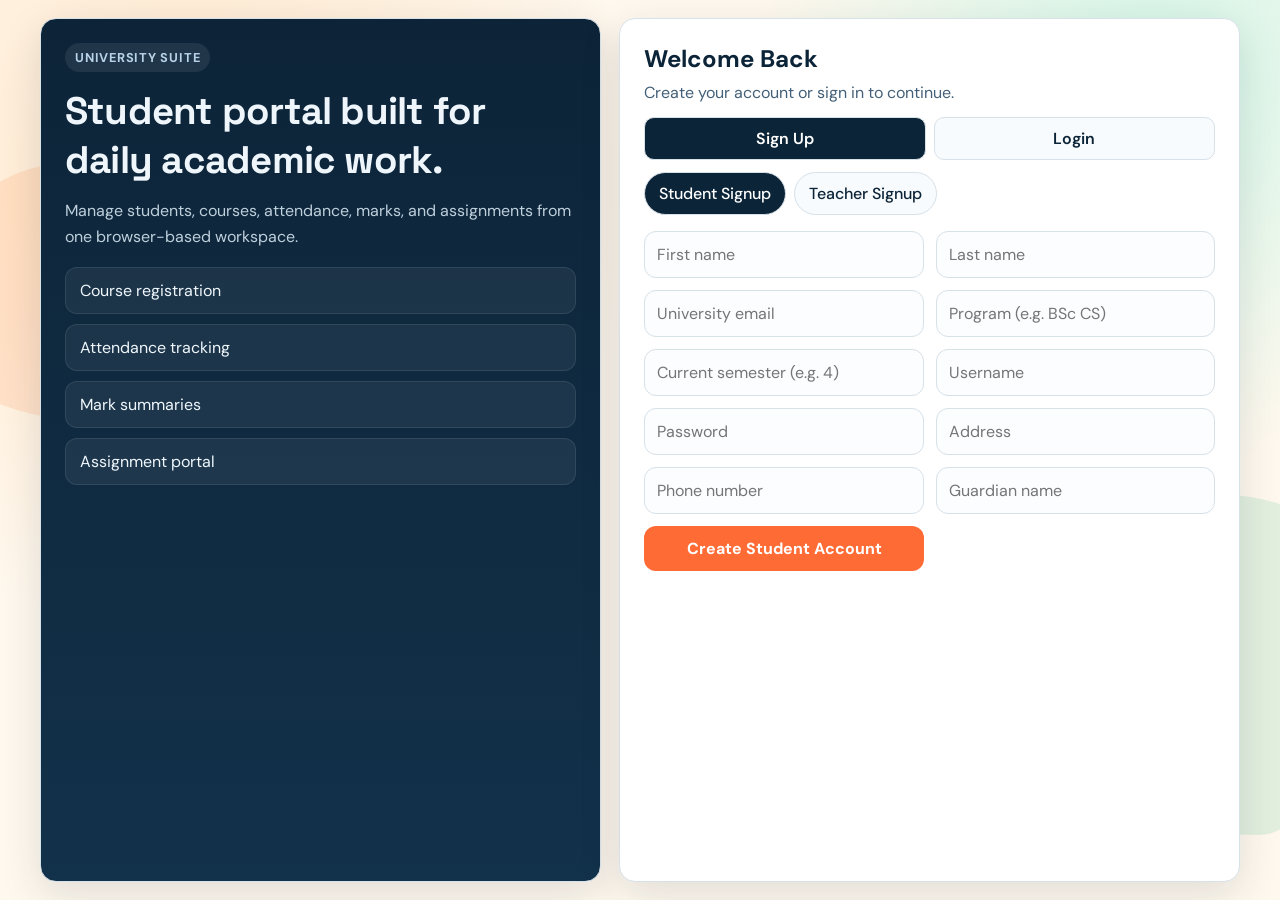
<file: student management portal/index.html>
<!DOCTYPE html>
<html lang="en">
<head>
  <meta charset="UTF-8">
  <meta name="viewport" content="width=device-width, initial-scale=1.0">
  <title>Student Management</title>
  <link rel="preconnect" href="https://fonts.googleapis.com">
  <link rel="preconnect" href="https://fonts.gstatic.com" crossorigin>
  <link href="https://fonts.googleapis.com/css2?family=Space+Grotesk:wght@400;500;600;700&family=DM+Sans:wght@400;500;700&display=swap" rel="stylesheet">
  <link rel="stylesheet" href="styles.css">
</head>
<body>
  <div class="bg-shape bg-shape-1"></div>
  <div class="bg-shape bg-shape-2"></div>

  <main class="container">
    <section class="auth-shell" id="auth-card">
      <div class="auth-sidebar">
        <span class="eyebrow">University Suite</span>
        <h1>Student portal built for daily academic work.</h1>
        <p>Manage students, courses, attendance, marks, and assignments from one browser-based workspace.</p>
        <div class="feature-stack">
          <div class="feature-item">Course registration</div>
          <div class="feature-item">Attendance tracking</div>
          <div class="feature-item">Mark summaries</div>
          <div class="feature-item">Assignment portal</div>
        </div>
      </div>

      <div class="auth-card panel-surface">
        <div class="auth-head">
          <h2>Welcome Back</h2>
          <p class="muted">Create your account or sign in to continue.</p>
        </div>

        <div class="main-tabs" role="tablist" aria-label="Auth Mode">
          <button class="main-tab active" data-main="signup-panel">Sign Up</button>
          <button class="main-tab" data-main="login-panel">Login</button>
        </div>

        <section class="main-panel active" id="signup-panel">
          <div class="tabs" role="tablist" aria-label="Signup Role">
            <button class="tab active" data-tab="student-register">Student Signup</button>
            <button class="tab" data-tab="teacher-register">Teacher Signup</button>
          </div>

          <div class="tab-content active" id="student-register">
            <form id="studentForm" class="form-grid">
              <input required name="firstName" placeholder="First name">
              <input required name="lastName" placeholder="Last name">
              <input required type="email" name="email" placeholder="University email">
              <input required name="program" placeholder="Program (e.g. BSc CS)">
              <input required name="semester" placeholder="Current semester (e.g. 4)">
              <input required name="username" placeholder="Username">
              <input required type="password" name="password" placeholder="Password">
              <input required name="address" placeholder="Address">
              <input required name="phone" placeholder="Phone number">
              <input required name="guardian" placeholder="Guardian name">
              <button type="submit">Create Student Account</button>
            </form>
          </div>

          <div class="tab-content" id="teacher-register">
            <form id="teacherForm" class="form-grid">
              <input required name="firstName" placeholder="First name">
              <input required name="lastName" placeholder="Last name">
              <input required type="email" name="email" placeholder="University email">
              <input required name="department" placeholder="Department">
              <input required name="username" placeholder="Username">
              <input required type="password" name="password" placeholder="Password">
              <input required name="address" placeholder="Address">
              <input required name="phone" placeholder="Phone number">
              <input required type="number" min="0" name="experience" placeholder="Experience (years)">
              <input required type="number" min="0" name="salary" placeholder="Salary">
              <button type="submit">Create Teacher Account</button>
            </form>
          </div>
        </section>

        <section class="main-panel" id="login-panel">
          <h3>Login</h3>
          <form id="loginForm" class="form-grid compact">
            <input required name="username" placeholder="Username">
            <input required type="password" name="password" placeholder="Password">
            <button type="submit">Login</button>
          </form>
          <div id="demoPreview" class="demo-preview" aria-live="polite"></div>
        </section>
        <p id="notice" class="notice" aria-live="polite"></p>
      </div>
    </section>

    <section class="dashboard hidden" id="dashboard-card">
      <aside class="sidebar">
        <div>
          <h2 id="dashboardTitle">Dashboard</h2>
          <p class="muted" id="dashboardRole"></p>
        </div>
        <nav id="navMenu" class="nav-menu"></nav>
        <button id="logoutBtn" class="danger">Logout</button>
      </aside>

      <section class="workspace">
        <header class="workspace-header">
          <h3 id="workspaceTitle">Overview</h3>
          <div id="workspaceActions" class="workspace-actions"></div>
        </header>
        <div id="workspaceContent"></div>
      </section>
    </section>
  </main>

  <script src="app.js"></script>
</body>
</html>
</file>
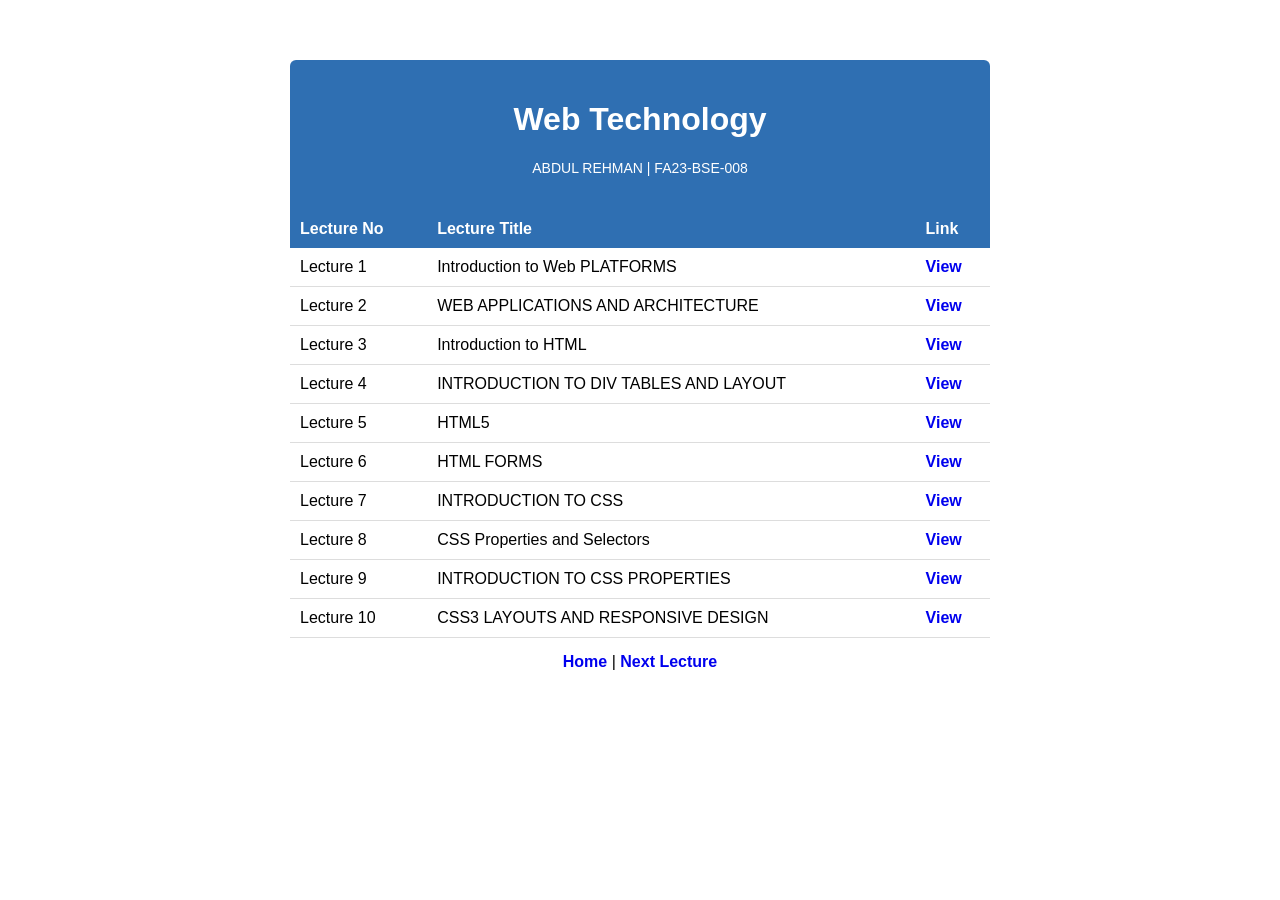
<file: WEBSITES DOCS/index.html>
<!DOCTYPE html>
<html lang="en">
<head>
<meta charset="UTF-8">
<title>Web Technology</title>
</head>
<style>
    body{
    font-family: Arial, Helvetica, sans-serif;

}

.container{
    width:700px;
    margin:60px auto;
    background:white;
    border-radius:6px;
    overflow:hidden;
}

.header{
    background:#2f6fb2;
    color:white;
    text-align:center;
    padding:20px;
}

.header p{
    margin-top:5px;
    font-size:14px;
}

table{
    width:100%;
    border-collapse:collapse;
}

th{
    background:#2f6fb2;
    color:white;
    padding:10px;
    text-align:left;
}

td{
    padding:10px;
    border-bottom:1px solid #ddd;
}

a{
    text-decoration:none;
    font-weight:bold;
}


.footer{
    text-align:center;
    padding:15px;
}
</style>

<body>

<div class="container">

    <div class="header">
        <h1>Web Technology</h1>
        <p>ABDUL REHMAN | FA23-BSE-008</p>
    </div>

    <table>
        <tr>
            <th>Lecture No</th>
            <th>Lecture Title</th>
            <th>Link</th>
        </tr>

        <tr>
            <td>Lecture 1</td>
            <td>Introduction to Web PLATFORMS</td>
            <td><a href="lec1.html">View</a></td>
        </tr>

        <tr>
            <td>Lecture 2</td>
            <td>WEB APPLICATIONS AND ARCHITECTURE</td>
            <td><a href="lec2.html">View</a></td>
        </tr>

        <tr>
            <td>Lecture 3</td>
            <td>Introduction to HTML</td>
            <td><a href="lec3.html">View</a></td>
        </tr>

        <tr>
            <td>Lecture 4</td>
            <td>INTRODUCTION TO DIV TABLES AND LAYOUT</td>
            <td><a href="lec4.html">View</a></td>
        </tr>

        <tr>
            <td>Lecture 5</td>
            <td> HTML5</td>
            <td><a href="lec5.html">View</a></td>
        </tr>

        <tr>
            <td>Lecture 6</td>
            <td>HTML FORMS</td>
            <td><a href="lec6.html">View</a></td>
        </tr>

        <tr>
            <td>Lecture 7</td>
            <td>INTRODUCTION TO CSS</td>
            <td><a href="lec7.html">View</a></td>
        </tr>

        <tr>
            <td>Lecture 8</td>
            <td>CSS Properties and Selectors</td>
            <td><a href="lec8.html">View</a></td>
        </tr>

        <tr>
            <td>Lecture 9</td>
            <td>INTRODUCTION TO CSS PROPERTIES</td>
            <td><a href="lec9.html">View</a></td>
        </tr>
        <tr>
            <td>Lecture 10</td>
            <td>CSS3 LAYOUTS AND RESPONSIVE DESIGN</td>
            <td><a href="lec10.html">View</a></td>
        </tr>

    </table>

    <div class="footer">
        <a href="index.html">Home</a> |
        <a href="lec1.html">Next Lecture</a>
    </div>

</div>

</body>
</html>
</file>
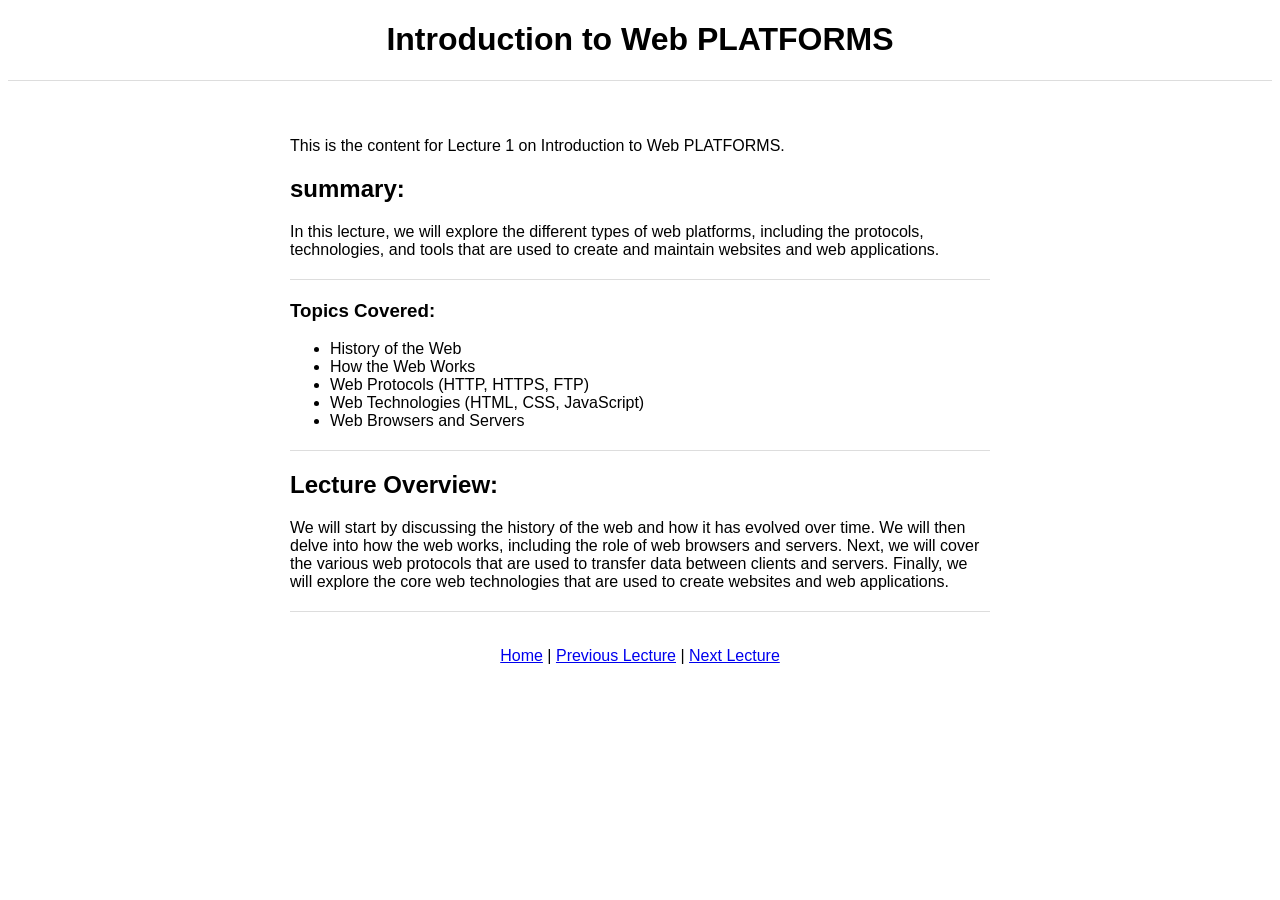
<file: WEBSITES DOCS/LEC1.HTML>
<!DOCTYPE html>
<html lang="en">
<head>
<meta charset="UTF-8">
<title>Lecture 1- Introduction to Web PLATFORMS</title>
<link rel="stylesheet" href="style.css">
</head>
<body>

<div class="container">

    <div class="header">
        <h1>Introduction to Web PLATFORMS</h1>
    </div>
    <hr>

    <div  class="content">
        <p>This is the content for Lecture 1 on Introduction to Web PLATFORMS.</p>
        <h2>summary:</h2>
        <p>In this lecture, we will explore the different types of web platforms, including the protocols, technologies, and tools that are used to create and maintain websites and web applications.</p>
        <hr>
            <h3>Topics Covered:</h3>
        <ul>
            <li>History of the Web</li>
            <li>How the Web Works</li>
            <li>Web Protocols (HTTP, HTTPS, FTP)</li>
            <li>Web Technologies (HTML, CSS, JavaScript)</li>
            <li>Web Browsers and Servers</li>
        </ul>
        <hr>
        <h2 >Lecture Overview:</h2>
        <p>We will start by discussing the history of the web and how it has evolved over time. We will then delve into how the web works, including the role of web browsers and servers. Next, we will cover the various web protocols that are used to transfer data between clients and servers. Finally, we will explore the core web technologies that are used to create websites and web applications.</p>
        <hr>
        <div class="footer">
        <a href="index.html">Home</a> |
        <a href="index.html">Previous Lecture</a> |
        <a href="lec2.html">Next Lecture</a>
        </div>
        

    </div>

</div>

</body>
</html>
</file>
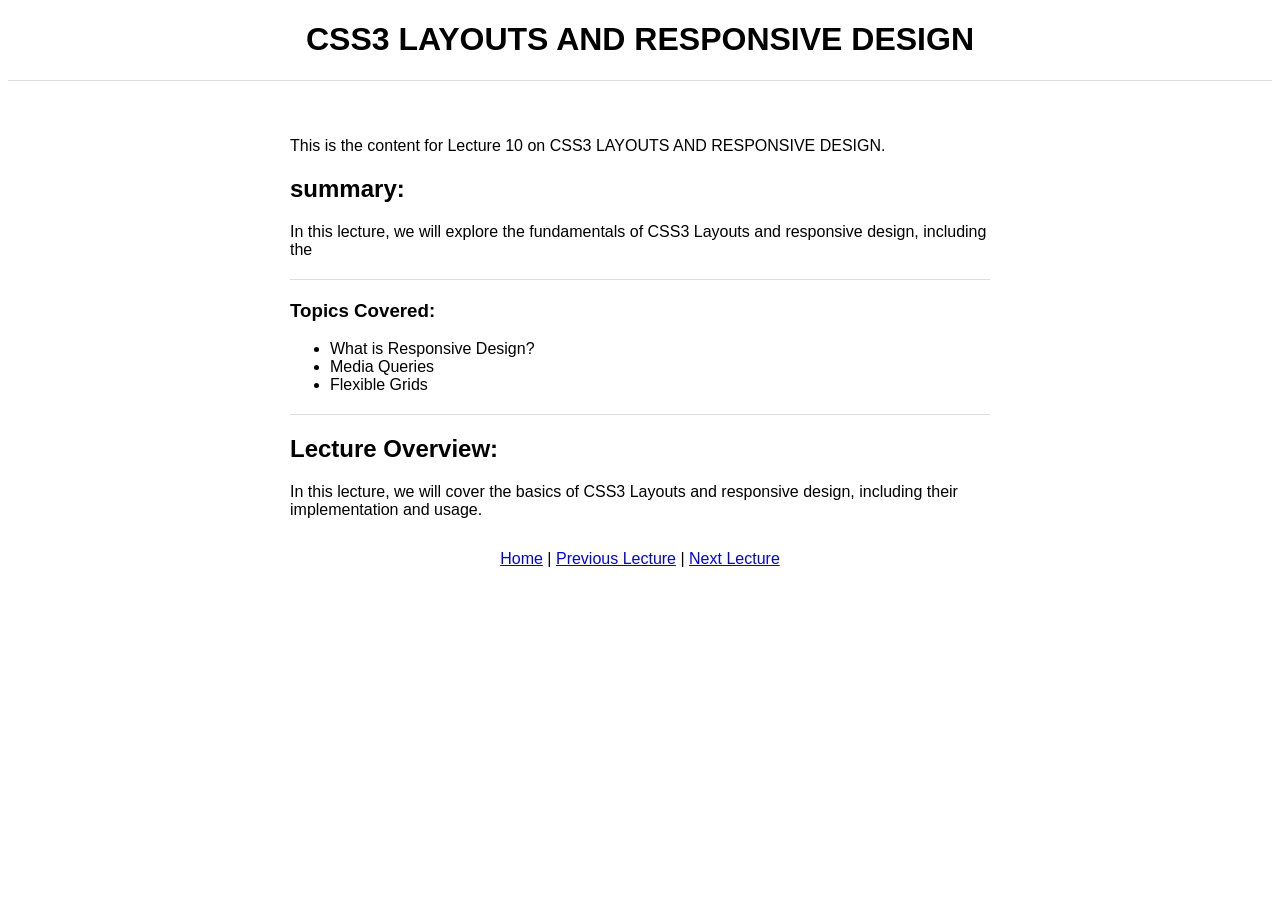
<file: WEBSITES DOCS/LEC10.HTML>
<!DOCTYPE html>
<html lang="en">
<head>
<meta charset="UTF-8">
<title>Lecture 10-CSS3 LAYOUTS AND  RESPONSIVE DESIGN</title>
<link rel="stylesheet" href="style.css">
</head>

<body>

<div class="container">

    <div class="header">
        <h1>CSS3 LAYOUTS AND RESPONSIVE DESIGN</h1>
    </div>
    <hr>

    <div  class="content">
        <p>This is the content for Lecture 10 on CSS3 LAYOUTS AND RESPONSIVE DESIGN.</p>
        <h2>summary:</h2>
        <p>In this lecture, we will explore the fundamentals of CSS3 Layouts and responsive design, including the
        <hr>
            <h3>Topics Covered:</h3>
        <ul>
            <li>What is Responsive Design?</li>
            <li>Media Queries</li>
            <li>Flexible Grids</li>
        </ul>
        <hr>
        <h2 >Lecture Overview:</h2>
        <p>In this lecture, we will cover the basics of CSS3 Layouts and responsive design, including their implementation and usage.</p>
        <div class="footer">
        <a href="index.html">Home</a> |
        <a href="lec9.html">Previous Lecture</a> |
        <a href="lec11.html">Next Lecture</a>
        </div>
        

    </div>

</div>

</body>
</html>
</file>
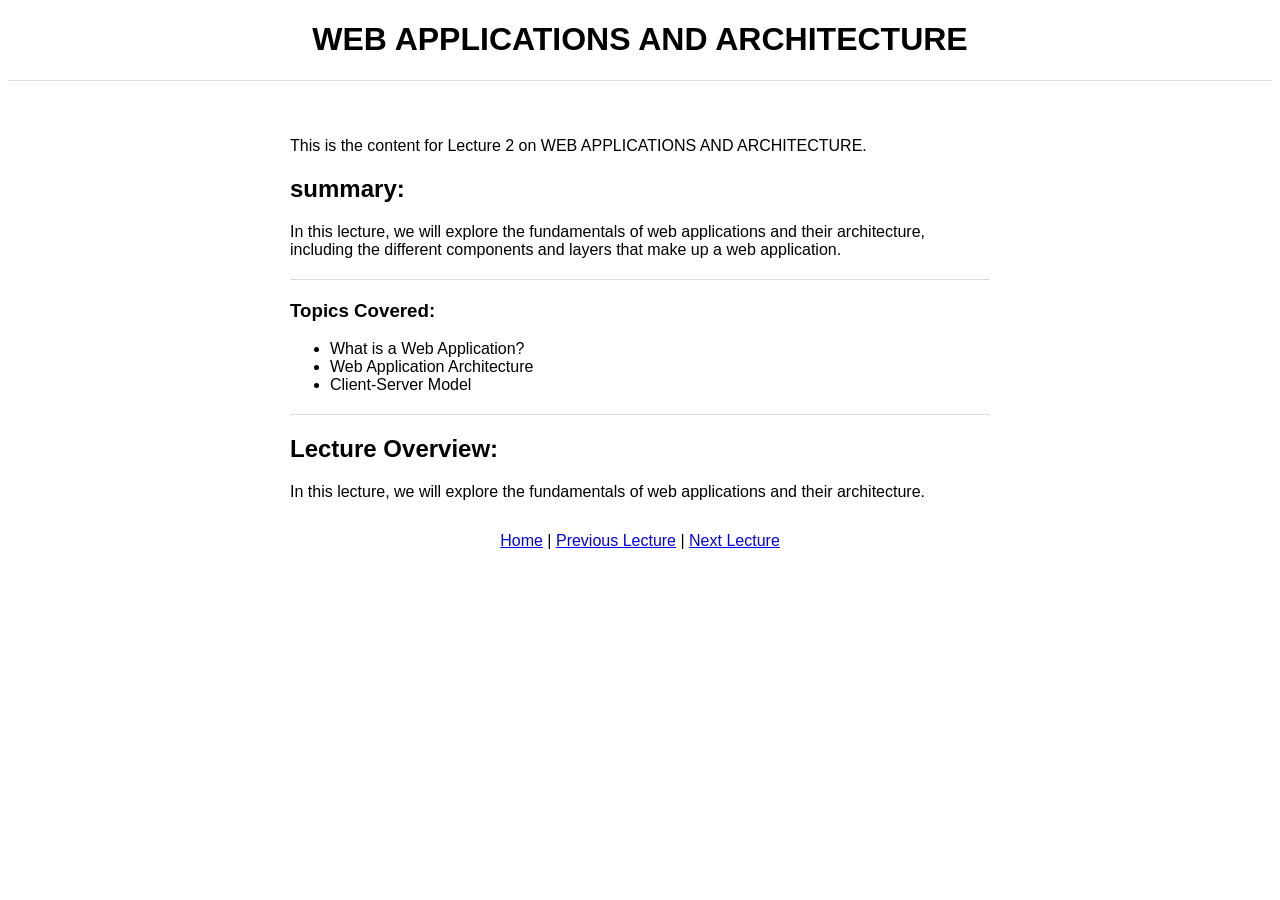
<file: WEBSITES DOCS/LEC2.HTML>
<!DOCTYPE html>
<html lang="en">
<head>
<meta charset="UTF-8">

<title>Lecture 2- WEB APPLICATIONS AND ARCHITECTURE</title>

<link rel="stylesheet" href="style.css">
    </head>

<body>

<div class="container">

    <div class="header">
        <h1>WEB APPLICATIONS AND ARCHITECTURE</h1>
    </div>
    <hr>

    <div  class="content">
        <p>This is the content for Lecture 2 on WEB APPLICATIONS AND ARCHITECTURE.</p>
        <h2>summary:</h2>
        <p>In this lecture, we will explore the fundamentals of web applications and their architecture, including the different components and layers that make up a web application.</p>
        <hr>
            <h3>Topics Covered:</h3>
        <ul>
            <li>What is a Web Application?</li>
            <li>Web Application Architecture</li>
            <li>Client-Server Model</li>
        </ul>
        <hr>
        <h2 >Lecture Overview:</h2>
        <p>In this lecture, we will explore the fundamentals of web applications and their architecture.</p>
        <div class="footer">
        <a href="index.html">Home</a> |
        <a href="lec1.html">Previous Lecture</a> |
        <a href="lec3.html">Next Lecture</a>
        </div>
        

    </div>

</div>

</body>
</html>
</file>
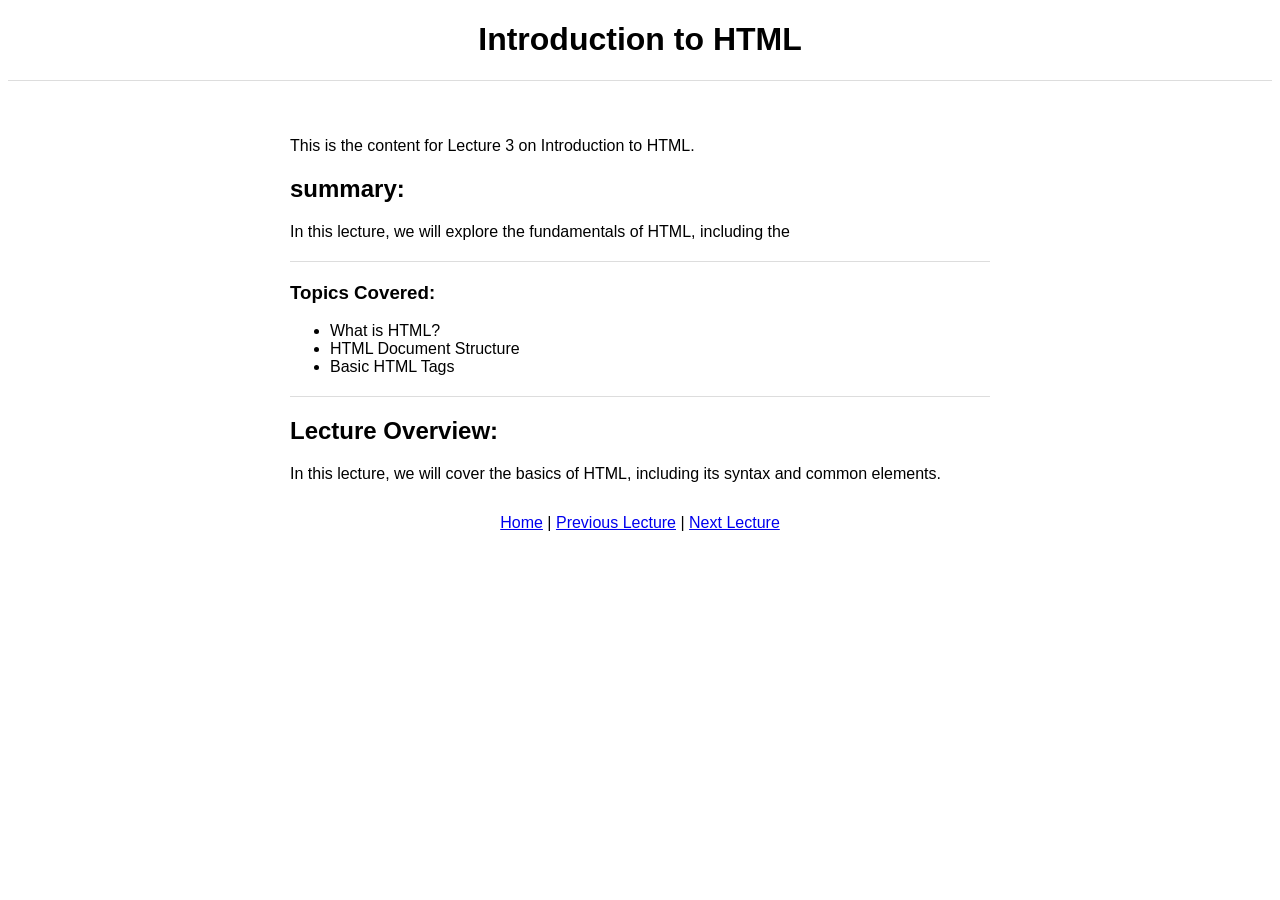
<file: WEBSITES DOCS/lec3.html>
<!DOCTYPE html>
<html lang="en">
<head>
<meta charset="UTF-8">
<title>Lecture 3- Introduction to HTML</title>
<link rel="stylesheet" href="style.css">
</head>
<body>

<div class="container">

    <div class="header">
        <h1>Introduction to HTML</h1>
    </div>
    <hr>

    <div  class="content">
        <p>This is the content for Lecture 3 on Introduction to HTML.</p>
        <h2>summary:</h2>
        <p>In this lecture, we will explore the fundamentals of HTML, including the
        <hr>
            <h3>Topics Covered:</h3>
        <ul>
            <li>What is HTML?</li>
            <li>HTML Document Structure</li>
            <li>Basic HTML Tags</li>
        </ul>
        <hr>
        <h2 >Lecture Overview:</h2>
        <p>In this lecture, we will cover the basics of HTML, including its syntax and common elements.</p>
        <div class="footer">
        <a href="index.html">Home</a> |
        <a href="lec2.html">Previous Lecture</a> |
        <a href="lec4.html">Next Lecture</a>
        </div>
        

    </div>

</div>

</body>
</html>
</file>
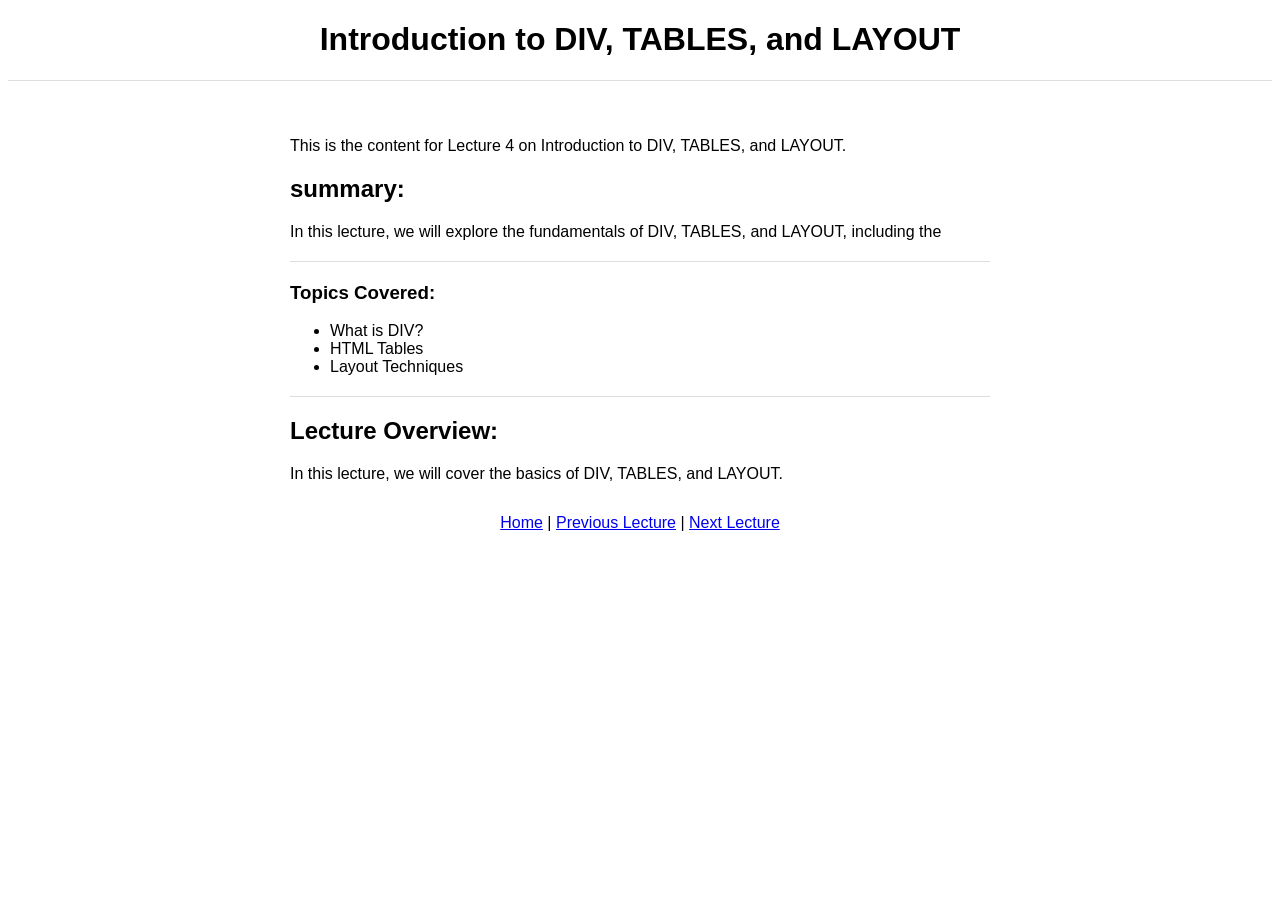
<file: WEBSITES DOCS/lec4.html>
<!DOCTYPE html>
<html lang="en">
<head>
<meta charset="UTF-8">
<title>Lecture 4- INTRODUCTION TO DIV TABLES AND LAYOUT</title>
<link rel="stylesheet" href="style.css">
</head>

<body>

<div class="container">

    <div class="header">
        <h1>Introduction to DIV, TABLES, and LAYOUT</h1>
    </div>
    <hr>

    <div  class="content">
        <p>This is the content for Lecture 4 on Introduction to DIV, TABLES, and LAYOUT.</p>
        <h2>summary:</h2>
        <p>In this lecture, we will explore the fundamentals of DIV, TABLES, and LAYOUT, including the
        <hr>
            <h3>Topics Covered:</h3>
        <ul>
            <li>What is DIV?</li>
            <li>HTML Tables</li>
            <li>Layout Techniques</li>
        </ul>
        <hr>
        <h2 >Lecture Overview:</h2>
        <p>In this lecture, we will cover the basics of DIV, TABLES, and LAYOUT.</p>
        <div class="footer">
        <a href="index.html">Home</a> |
        <a href="lec3.html">Previous Lecture</a> |
        <a href="lec5.html">Next Lecture</a>
        </div>
        

    </div>

</div>

</body>
</html>
</file>
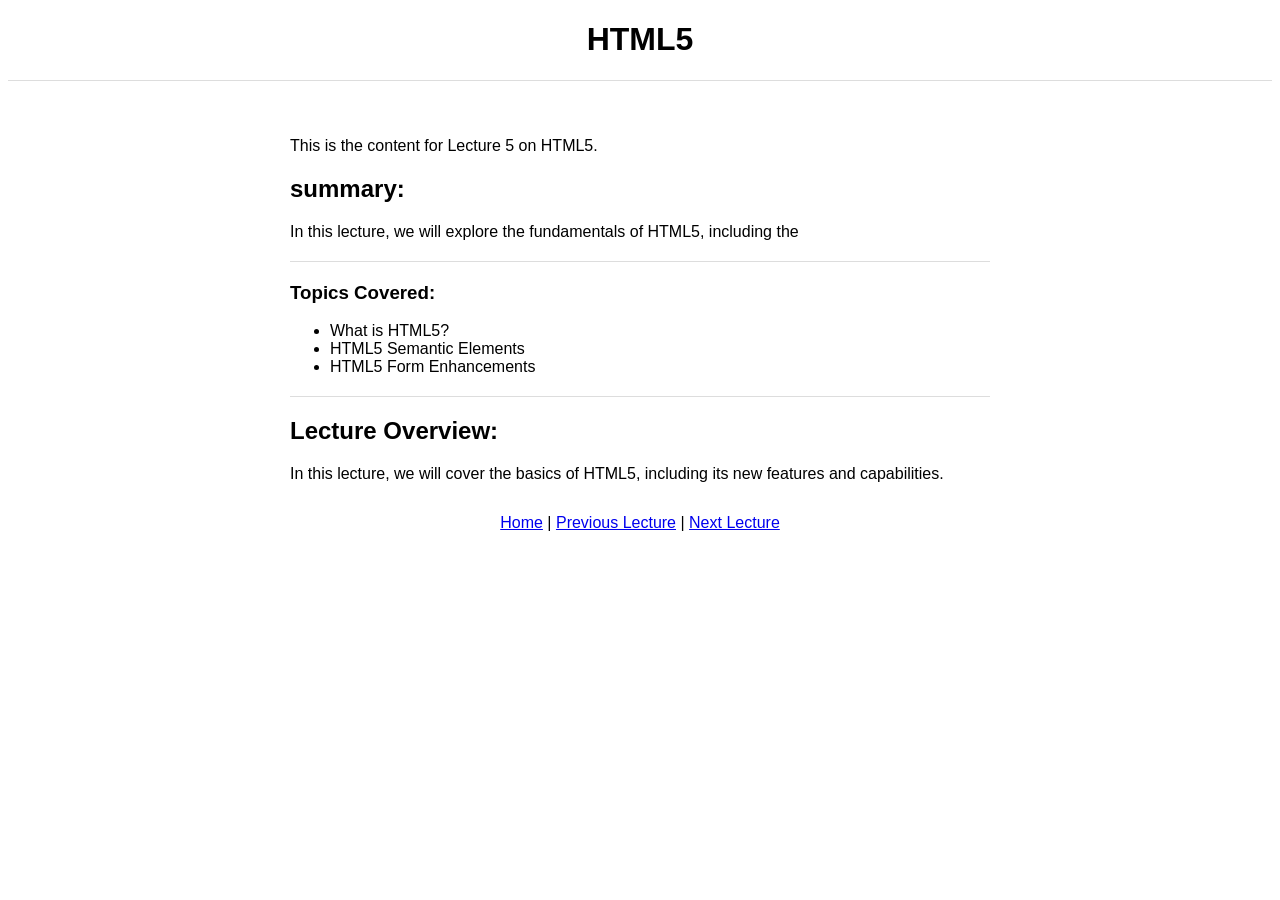
<file: WEBSITES DOCS/lec5.html>
<!DOCTYPE html>
<html lang="en">
<head>
<meta charset="UTF-8">
<title>Lecture 5- HTML5</title>
<link rel="stylesheet" href="style.css">
</head>

<body>

<div class="container">

    <div class="header">
        <h1>HTML5</h1>
    </div>
    <hr>

    <div  class="content">
        <p>This is the content for Lecture 5 on HTML5.</p>
        <h2>summary:</h2>
        <p>In this lecture, we will explore the fundamentals of HTML5, including the
        <hr>
            <h3>Topics Covered:</h3>
        <ul>
            <li>What is HTML5?</li>
            <li>HTML5 Semantic Elements</li>
            <li>HTML5 Form Enhancements</li>
        </ul>
        <hr>
        <h2 >Lecture Overview:</h2>
        <p>In this lecture, we will cover the basics of HTML5, including its new features and capabilities.</p>
        <div class="footer">
        <a href="index.html">Home</a> |
        <a href="lec4.html">Previous Lecture</a> |
        <a href="lec6.html">Next Lecture</a>
        </div>
        

    </div>

</div>

</body>
</html>
</file>
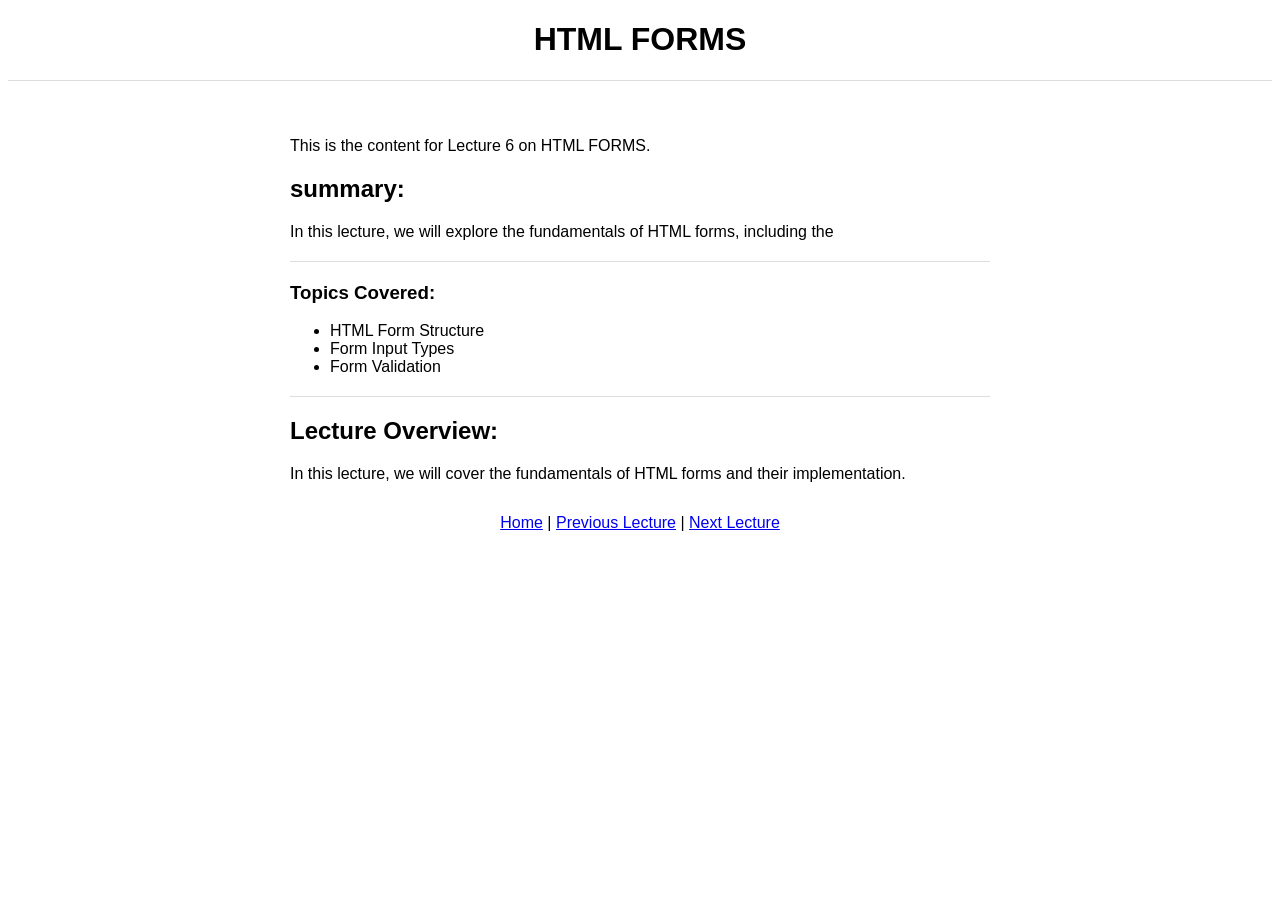
<file: WEBSITES DOCS/lec6.html>
<!DOCTYPE html>
<html lang="en">
<head>
<meta charset="UTF-8">
<title>Lecture 6- HTML FORMS</title>
<link rel="stylesheet" href="style.css">
</head>

<body>

<div class="container">

    <div class="header">
        <h1>HTML FORMS</h1>
    </div>
    <hr>

    <div  class="content">
        <p>This is the content for Lecture 6 on HTML FORMS.</p>
        <h2>summary:</h2>
        <p>In this lecture, we will explore the fundamentals of HTML forms, including the
        <hr>
            <h3>Topics Covered:</h3>
        <ul>
            <li>HTML Form Structure</li>
            <li>Form Input Types</li>
            <li>Form Validation</li>
        </ul>
        <hr>
        <h2 >Lecture Overview:</h2>
        <p>In this lecture, we will cover the fundamentals of HTML forms and their implementation.</p>
        <div class="footer">
        <a href="index.html">Home</a> |
        <a href="lec5.html">Previous Lecture</a> |
        <a href="lec7.html">Next Lecture</a>
        </div>
        

    </div>

</div>

</body>
</html>
</file>
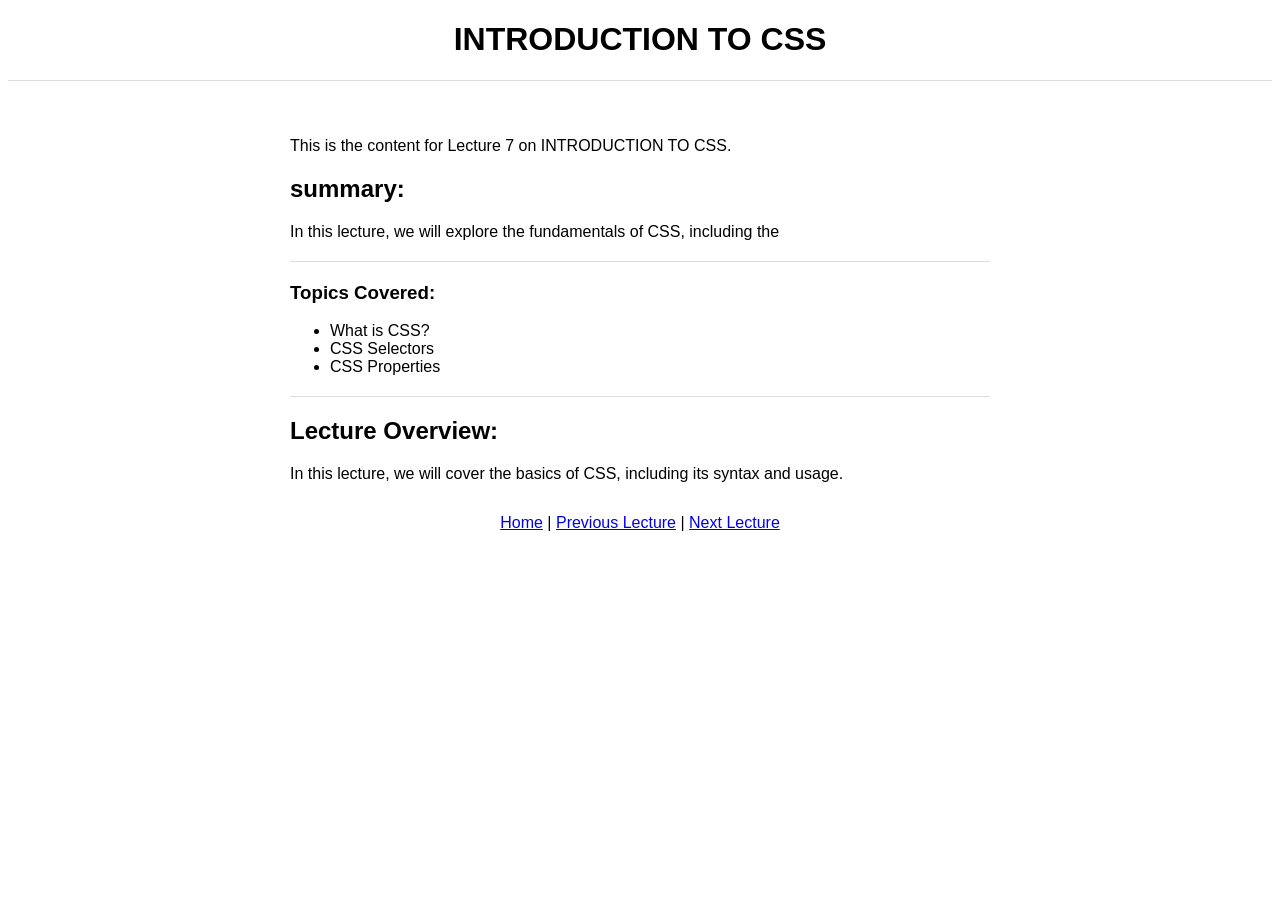
<file: WEBSITES DOCS/lec7.html>
<!DOCTYPE html>
<html lang="en">
<head>
<meta charset="UTF-8">
<title>Lecture 7-INTRODUCTION TO CSS</title>
<link rel="stylesheet" href="style.css">
</head>
<body>

<div class="container">

    <div class="header">
        <h1>INTRODUCTION TO CSS</h1>
    </div>
    <hr>

    <div  class="content">
        <p>This is the content for Lecture 7 on INTRODUCTION TO CSS.</p>
        <h2>summary:</h2>
        <p>In this lecture, we will explore the fundamentals of CSS, including the
        <hr>
            <h3>Topics Covered:</h3>
        <ul>
            <li>What is CSS?</li>
            <li>CSS Selectors</li>
            <li>CSS Properties</li>
        </ul>
        <hr>
        <h2 >Lecture Overview:</h2>
        <p>In this lecture, we will cover the basics of CSS, including its syntax and usage.</p>
        <div class="footer">
        <a href="index.html">Home</a> |
        <a href="lec6.html">Previous Lecture</a> |
        <a href="lec8.html">Next Lecture</a>
        </div>
        

    </div>

</div>

</body>
</html>
</file>
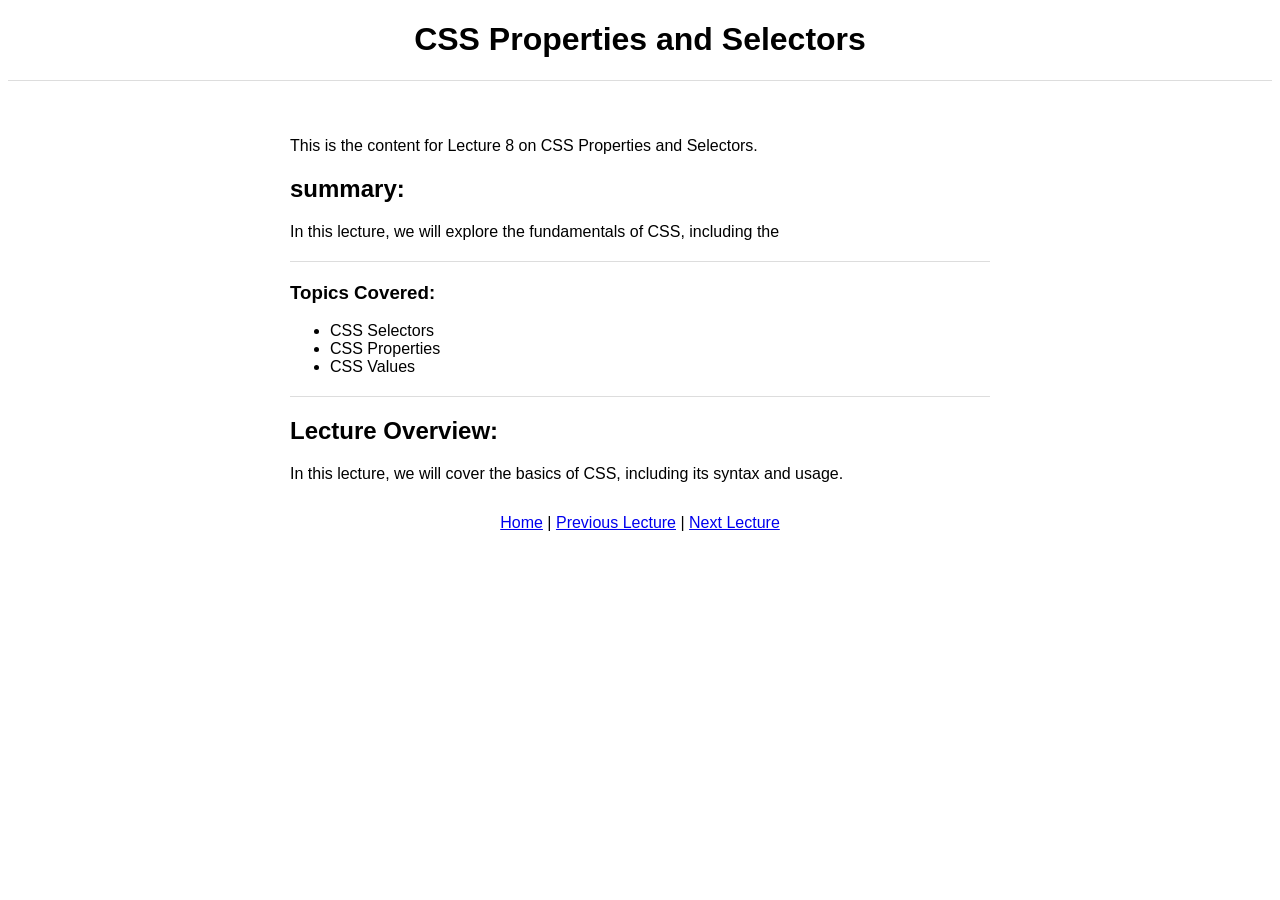
<file: WEBSITES DOCS/lec8.html>
<!DOCTYPE html>
<html lang="en">
<head>
<meta charset="UTF-8">
<title>Lecture 8- CSS Properties and Selectors</title>
<link rel="stylesheet" href="style.css">
</head>

<body>

<div class="container">

    <div class="header">
        <h1>CSS Properties and Selectors</h1>
    </div>
    <hr>

    <div  class="content">
        <p>This is the content for Lecture 8 on CSS Properties and Selectors.</p>
        <h2>summary:</h2>
        <p>In this lecture, we will explore the fundamentals of CSS, including the
        <hr>
            <h3>Topics Covered:</h3>
        <ul>
            <li>CSS Selectors</li>
            <li>CSS Properties</li>
            <li>CSS Values</li>
        </ul>
        <hr>
        <h2 >Lecture Overview:</h2>
        <p>In this lecture, we will cover the basics of CSS, including its syntax and usage.</p>
        <div class="footer">
        <a href="index.html">Home</a> |
        <a href="lec7.html">Previous Lecture</a> |
        <a href="lec9.html">Next Lecture</a>
        </div>
        

    </div>

</div>

</body>
</html>
</file>
<file: student management portal/styles.css>
:root {
  --bg: #fff8ee;
  --card: #fff;
  --ink: #0c2438;
  --ink-soft: #436078;
  --accent: #ff6b35;
  --accent-deep: #d85122;
  --mint: #33a474;
  --danger: #b42318;
  --line: #d7e1e8;
  --shadow: 0 12px 40px rgba(12, 36, 56, 0.13);
}

* {
  box-sizing: border-box;
}

body {
  margin: 0;
  font-family: "DM Sans", sans-serif;
  color: var(--ink);
  background: radial-gradient(circle at 15% 20%, #ffe7ca 0%, transparent 35%),
    radial-gradient(circle at 90% 8%, #d4f6e8 0%, transparent 28%), var(--bg);
  min-height: 100vh;
  display: flex;
  flex-direction: column;
}

.muted {
  color: var(--ink-soft);
}

.bg-shape {
  position: fixed;
  z-index: -1;
  border-radius: 60% 40% 30% 70% / 60% 30% 70% 40%;
  opacity: 0.17;
}

.bg-shape-1 {
  width: 260px;
  height: 260px;
  background: #ff914d;
  top: 18%;
  left: -80px;
}

.bg-shape-2 {
  width: 340px;
  height: 340px;
  background: #57c497;
  right: -80px;
  top: 55%;
}

.container {
  width: min(1200px, 95vw);
  margin: 18px auto;
  display: grid;
  gap: 18px;
  flex: 1;
}

.auth-shell {
  display: grid;
  grid-template-columns: 0.95fr 1.05fr;
  gap: 18px;
}

.auth-sidebar,
.panel-surface,
.auth-card {
  background: var(--card);
  border: 1px solid var(--line);
  border-radius: 16px;
  box-shadow: var(--shadow);
  padding: 24px;
  animation: rise 650ms ease-out;
}

.auth-sidebar {
  background: linear-gradient(180deg, #0d2438 0%, #12314a 100%);
  color: #eef5fb;
}

.auth-sidebar h1 {
  margin: 0;
  font-family: "Space Grotesk", sans-serif;
  font-size: clamp(1.7rem, 3vw, 2.4rem);
  letter-spacing: -0.02em;
}

.auth-sidebar p {
  margin-top: 14px;
  color: #bfd0dd;
  line-height: 1.6;
}

.eyebrow {
  display: inline-flex;
  margin-bottom: 14px;
  padding: 6px 10px;
  border-radius: 999px;
  background: rgba(255, 255, 255, 0.08);
  color: #b8d3e7;
  font-size: 0.8rem;
  font-weight: 700;
  letter-spacing: 0.06em;
  text-transform: uppercase;
}

.feature-stack {
  margin-top: 18px;
  display: grid;
  gap: 10px;
}

.feature-item {
  padding: 12px 14px;
  border-radius: 12px;
  background: rgba(255, 255, 255, 0.06);
  border: 1px solid rgba(255, 255, 255, 0.09);
  color: #eff7fc;
}

.auth-head h2 {
  margin: 0;
}

.auth-head p {
  margin: 8px 0 14px;
}

.main-tabs {
  display: grid;
  grid-template-columns: 1fr 1fr;
  gap: 8px;
  margin-bottom: 12px;
}

.main-tab {
  border: 1px solid var(--line);
  background: #f8fbfd;
  color: var(--ink);
  padding: 10px 14px;
  border-radius: 10px;
  cursor: pointer;
  font-weight: 600;
}

.main-tab.active {
  background: var(--ink);
  color: #fff;
}

.main-panel {
  display: none;
}

.main-panel.active {
  display: block;
}

.tabs {
  display: flex;
  gap: 8px;
  flex-wrap: wrap;
}

.tab {
  border: 1px solid var(--line);
  background: #f8fbfd;
  color: var(--ink);
  padding: 10px 14px;
  border-radius: 999px;
  cursor: pointer;
  font-weight: 500;
}

.tab.active {
  background: var(--ink);
  color: #fff;
}

.tab-content {
  display: none;
  margin-top: 16px;
}

.tab-content.active {
  display: block;
}

.form-grid {
  display: grid;
  grid-template-columns: repeat(2, minmax(0, 1fr));
  gap: 12px;
}

.form-grid.compact {
  grid-template-columns: 1fr;
  width: min(460px, 100%);
}

input,
select,
button {
  font: inherit;
  border-radius: 12px;
}

input,
select {
  width: 100%;
  border: 1px solid var(--line);
  padding: 12px;
  background: #fbfdff;
}

button {
  border: none;
  background: var(--accent);
  color: #fff;
  font-weight: 700;
  cursor: pointer;
  padding: 12px;
  transition: transform 120ms ease, background 120ms ease;
}

button:hover {
  transform: translateY(-1px);
  background: var(--accent-deep);
}

.notice {
  min-height: 24px;
  margin: 14px 0 0;
  color: var(--mint);
  font-weight: 500;
}

.demo-preview {
  margin-top: 16px;
  border-top: 1px solid var(--line);
  padding-top: 16px;
  display: grid;
  gap: 12px;
}

.demo-preview-head {
  display: flex;
  justify-content: space-between;
  align-items: center;
  gap: 10px;
  flex-wrap: wrap;
}

.demo-preview-head h4 {
  margin: 0;
  font-size: 1rem;
}

.demo-cards {
  display: grid;
  grid-template-columns: repeat(4, minmax(0, 1fr));
  gap: 10px;
}

.demo-card {
  padding: 12px;
  border-radius: 12px;
  border: 1px solid var(--line);
  background: #f8fbfd;
}

.demo-card strong {
  display: block;
  margin-bottom: 6px;
  color: var(--ink);
}

.demo-card span {
  color: var(--ink-soft);
  font-size: 0.9rem;
}

.demo-list {
  margin: 0;
  padding-left: 18px;
  color: var(--ink-soft);
}

.demo-list li {
  margin-bottom: 4px;
}

.hidden {
  display: none !important;
}

.dashboard {
  display: grid;
  grid-template-columns: 270px 1fr;
  gap: 16px;
}

.sidebar {
  background: #10293f;
  color: #e6eff7;
  border-radius: 16px;
  padding: 18px;
  display: flex;
  flex-direction: column;
  gap: 16px;
  min-height: 640px;
}

.sidebar h2 {
  margin: 0;
  font-size: 1.2rem;
}

.sidebar .muted {
  color: #abc0d2;
  margin: 6px 0 0;
}

.nav-menu {
  display: grid;
  gap: 8px;
}

.nav-menu button {
  text-align: left;
  background: rgba(255, 255, 255, 0.07);
  border: 1px solid rgba(255, 255, 255, 0.15);
  color: #fff;
  width: 100%;
}

.nav-menu button.active {
  background: #fff;
  color: #10293f;
}

.workspace {
  background: var(--card);
  border: 1px solid var(--line);
  border-radius: 16px;
  box-shadow: var(--shadow);
  padding: 18px;
}

.workspace-header {
  display: flex;
  justify-content: space-between;
  align-items: center;
  gap: 10px;
  border-bottom: 1px solid var(--line);
  padding-bottom: 12px;
  margin-bottom: 16px;
}

.workspace-header h3 {
  margin: 0;
}

.workspace-actions {
  display: flex;
  gap: 8px;
  flex-wrap: wrap;
}

.danger {
  background: var(--danger);
  width: 100%;
  padding: 10px 16px;
  margin-top: auto;
}

.panel-card {
  background: #fff;
  border: 1px solid var(--line);
  border-radius: 14px;
  padding: 14px;
}

.stats-grid {
  display: grid;
  grid-template-columns: repeat(4, minmax(0, 1fr));
  gap: 12px;
}

.stat-card {
  background: linear-gradient(160deg, #fff, #fff7ec);
  border: 1px solid var(--line);
  border-radius: 14px;
  padding: 14px;
}

.stat-card h4 {
  margin: 0;
  font-size: 0.9rem;
  color: var(--ink-soft);
}

.stat-card p {
  margin: 8px 0 0;
  font-family: "Space Grotesk", sans-serif;
  font-size: 1.5rem;
  font-weight: 700;
}

.split-grid {
  display: grid;
  grid-template-columns: 1fr 1fr;
  gap: 12px;
}

.inline-form {
  display: flex;
  gap: 8px;
  flex-wrap: wrap;
  margin-bottom: 12px;
}

.inline-form input,
.inline-form select {
  min-width: 170px;
  flex: 1;
}

.inline-form button {
  width: auto;
}

.score-list {
  margin: 0;
  padding-left: 18px;
}

.score-list li {
  margin-bottom: 6px;
}

.table-wrap {
  overflow: auto;
}

table {
  width: 100%;
  border-collapse: collapse;
  font-size: 0.95rem;
}

th,
td {
  border-bottom: 1px solid var(--line);
  text-align: left;
  padding: 10px;
}

th {
  color: var(--ink-soft);
  font-weight: 700;
}

.small-btn {
  width: auto;
  padding: 7px 10px;
  border-radius: 10px;
  font-size: 0.84rem;
}

.small-btn.approve {
  background: var(--mint);
}

.small-btn.delete {
  background: var(--danger);
}

.badge {
  display: inline-block;
  border-radius: 999px;
  padding: 4px 9px;
  font-size: 0.78rem;
  font-weight: 700;
  background: #ebf6ef;
  color: #1f7a54;
}

.badge.warn {
  background: #fff4e7;
  color: #b95a1b;
}

@keyframes rise {
  from {
    opacity: 0;
    transform: translateY(12px);
  }
  to {
    opacity: 1;
    transform: translateY(0);
  }
}

@media (max-width: 760px) {
  .auth-shell {
    grid-template-columns: 1fr;
  }

  .dashboard {
    grid-template-columns: 1fr;
  }

  .sidebar {
    min-height: auto;
  }

  .form-grid {
    grid-template-columns: 1fr;
  }

  .stats-grid {
    grid-template-columns: 1fr 1fr;
  }

  .split-grid {
    grid-template-columns: 1fr;
  }

  .demo-cards {
    grid-template-columns: 1fr 1fr;
  }

  .workspace-header {
    flex-direction: column;
    align-items: flex-start;
  }
}
</file>
<file: WEBSITES DOCS/style.css>
body{text-align: center;
    font-family: Arial, Helvetica, sans-serif;

}
hr{
    border:0;
    height:1px;
    background:#ddd;
    margin:20px 0;
}
.content{
    width:700px;
    text-align: left;
    margin:0 auto;
    background:white;
    border-radius:6px;
    overflow:hidden;
    padding:20px;
}
.footer{
    text-align:center;
    padding:15px;
}
</file>
